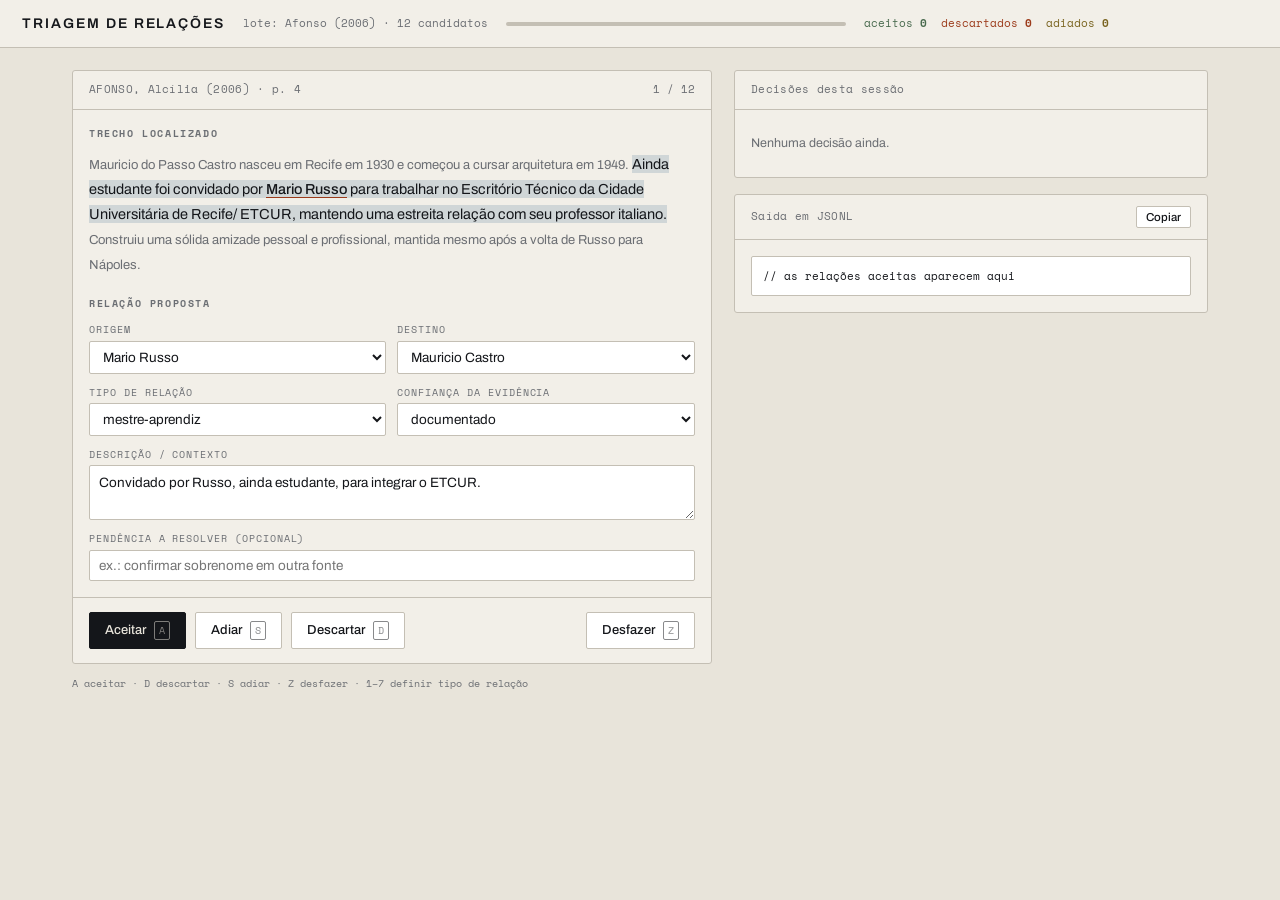
<file: prototypes/genealogia-triagem.html>
<!DOCTYPE html>
<html lang="pt-BR">
<head>
<meta charset="utf-8">
<meta name="viewport" content="width=device-width, initial-scale=1">
<title>Triagem de relações — Genealogia da Arquitetura Pernambucana</title>
<link rel="preconnect" href="https://fonts.googleapis.com">
<link rel="preconnect" href="https://fonts.gstatic.com" crossorigin>
<link href="https://fonts.googleapis.com/css2?family=Archivo:wght@400;500;600&family=Space+Mono:wght@400;700&display=swap" rel="stylesheet">
<style>
:root{
  --ground:#E8E4DA; --panel:#F2EFE8; --ink:#14161A; --graphite:#6B6E73;
  --hairline:#C4BFB4; --blue:#22527A; --rust:#9C3B1B; --moss:#4A6B4F;
  --plum:#6B2D5C; --teal:#2F6D6A; --ochre:#7A6420;
}
*{box-sizing:border-box;margin:0;padding:0}
body{background:var(--ground);color:var(--ink);font-family:'Archivo',system-ui,sans-serif;font-size:14px;line-height:1.5;-webkit-font-smoothing:antialiased;min-height:100vh}
header{border-bottom:1px solid var(--hairline);padding:13px 22px;display:flex;align-items:center;gap:18px;flex-wrap:wrap;background:var(--panel)}
h1{font-size:14px;font-weight:600;letter-spacing:.14em;text-transform:uppercase}
.mono{font-family:'Space Mono',monospace}
.sub{font-family:'Space Mono',monospace;font-size:11px;color:var(--graphite)}
.progresso{flex:1;min-width:160px;height:4px;background:var(--hairline);border-radius:2px;overflow:hidden;max-width:340px}
.progresso i{display:block;height:100%;background:var(--ink);width:0;transition:width .25s}
.placar{font-family:'Space Mono',monospace;font-size:11px;display:flex;gap:14px}
.placar b{font-weight:700}
.aceito{color:var(--moss)} .descartado{color:var(--rust)} .adiado{color:var(--ochre)}

main{max-width:1180px;margin:0 auto;padding:22px;display:grid;grid-template-columns:1.35fr 1fr;gap:22px;align-items:start}
@media(max-width:900px){main{grid-template-columns:1fr}}

.cartao{background:var(--panel);border:1px solid var(--hairline);border-radius:3px}
.cartao-topo{padding:11px 16px;border-bottom:1px solid var(--hairline);display:flex;justify-content:space-between;align-items:center;gap:10px;flex-wrap:wrap}
.fonte{font-family:'Space Mono',monospace;font-size:10.5px;color:var(--graphite);letter-spacing:.03em}
.indice{font-family:'Space Mono',monospace;font-size:10.5px;color:var(--graphite)}
.corpo{padding:16px}

.trecho{font-size:14.5px;line-height:1.72;color:#33363B}
.trecho mark{background:rgba(34,82,122,.16);color:var(--ink);padding:1px 0;box-decoration-break:clone}
.trecho .nome{border-bottom:1.5px solid var(--rust);font-weight:500;color:var(--ink)}
.ctx{color:var(--graphite);font-size:13px}

.alerta{border-left:3px solid var(--ochre);background:rgba(122,100,32,.09);padding:9px 12px;margin:14px 0;font-size:12.5px;line-height:1.45}
.alerta b{font-weight:600}
.alerta.dup{border-color:var(--teal);background:rgba(47,109,106,.1)}

h2.sec{font-family:'Space Mono',monospace;font-size:10px;font-weight:700;letter-spacing:.16em;text-transform:uppercase;color:var(--graphite);margin-bottom:11px}
.campos{display:grid;grid-template-columns:1fr 1fr;gap:11px}
.campo{display:flex;flex-direction:column;gap:4px}
.campo.wide{grid-column:1/-1}
.campo label{font-family:'Space Mono',monospace;font-size:9.5px;letter-spacing:.1em;text-transform:uppercase;color:var(--graphite)}
select,input,textarea{font-family:'Archivo',sans-serif;font-size:13.5px;padding:7px 9px;background:#fff;border:1px solid var(--hairline);border-radius:2px;color:var(--ink);width:100%}
textarea{resize:vertical;min-height:52px;line-height:1.45}
select:focus-visible,input:focus-visible,textarea:focus-visible,button:focus-visible{outline:2px solid var(--blue);outline-offset:1px}
.seta{display:flex;align-items:center;justify-content:center;font-family:'Space Mono',monospace;font-size:16px;color:var(--graphite);padding-top:16px}

.acoes{display:flex;gap:9px;padding:14px 16px;border-top:1px solid var(--hairline);flex-wrap:wrap;align-items:center}
button{font-family:'Archivo',sans-serif;font-size:13px;font-weight:500;padding:8px 15px;border-radius:2px;border:1px solid var(--hairline);background:#fff;color:var(--ink);cursor:pointer;display:flex;align-items:center;gap:7px}
button:hover{border-color:var(--ink)}
button.primaria{background:var(--ink);color:var(--ground);border-color:var(--ink)}
button.primaria:hover{background:#000}
button.perigo:hover{border-color:var(--rust);color:var(--rust)}
kbd{font-family:'Space Mono',monospace;font-size:9.5px;padding:1.5px 4px;border:1px solid currentColor;border-radius:2px;opacity:.5}
.espaco{flex:1}

.lateral .cartao{margin-bottom:16px}
.lista{list-style:none;font-size:13px;max-height:290px;overflow-y:auto}
.lista li{padding:8px 0;border-bottom:1px solid rgba(196,191,180,.55);display:flex;gap:9px;align-items:baseline}
.lista li:last-child{border-bottom:none}
.tag{font-family:'Space Mono',monospace;font-size:9px;letter-spacing:.06em;padding:2px 5px;border-radius:2px;flex:0 0 auto;text-transform:uppercase}
.tag.a{background:rgba(74,107,79,.18);color:var(--moss)}
.tag.d{background:rgba(156,59,27,.15);color:var(--rust)}
.tag.s{background:rgba(122,100,32,.16);color:var(--ochre)}
.vazio{color:var(--graphite);font-size:12.5px;padding:6px 0}
pre.saida{font-family:'Space Mono',monospace;font-size:10.5px;line-height:1.6;background:#fff;border:1px solid var(--hairline);border-radius:2px;padding:11px;max-height:250px;overflow:auto;white-space:pre-wrap;word-break:break-all}
.fim{text-align:center;padding:40px 20px}
.fim h3{font-size:19px;font-weight:600;margin-bottom:7px}
.fim p{color:var(--graphite);font-size:13.5px;margin-bottom:18px}
.atalhos{font-family:'Space Mono',monospace;font-size:10px;color:var(--graphite);line-height:1.7}
@media (prefers-reduced-motion:reduce){*{transition:none!important}}
</style>
</head>
<body>
<header>
  <h1>Triagem de relações</h1>
  <span class="sub" id="lote">lote: Afonso (2006) · 12 candidatos</span>
  <div class="progresso"><i id="barra"></i></div>
  <div class="placar">
    <span class="aceito">aceitos <b id="nA">0</b></span>
    <span class="descartado">descartados <b id="nD">0</b></span>
    <span class="adiado">adiados <b id="nS">0</b></span>
  </div>
</header>

<main id="palco">
  <div>
    <div class="cartao" id="cartao">
      <div class="cartao-topo">
        <span class="fonte" id="fonte"></span>
        <span class="indice" id="indice"></span>
      </div>
      <div class="corpo">
        <h2 class="sec">Trecho localizado</h2>
        <div class="trecho" id="trecho"></div>
        <div id="alertas"></div>
        <h2 class="sec" style="margin-top:20px">Relação proposta</h2>
        <div class="campos">
          <div class="campo">
            <label>Origem</label>
            <select id="fOrigem"></select>
          </div>
          <div class="campo">
            <label>Destino</label>
            <select id="fDestino"></select>
          </div>
          <div class="campo">
            <label>Tipo de relação</label>
            <select id="fTipo"></select>
          </div>
          <div class="campo">
            <label>Confiança da evidência</label>
            <select id="fConf">
              <option value="documentado">documentado</option>
              <option value="tradicao_oral">tradição oral</option>
              <option value="hipotese">hipótese</option>
            </select>
          </div>
          <div class="campo wide">
            <label>Descrição / contexto</label>
            <textarea id="fDesc"></textarea>
          </div>
          <div class="campo wide">
            <label>Pendência a resolver (opcional)</label>
            <input id="fPend" placeholder="ex.: confirmar sobrenome em outra fonte">
          </div>
        </div>
      </div>
      <div class="acoes">
        <button class="primaria" id="bAceitar">Aceitar <kbd>A</kbd></button>
        <button id="bAdiar">Adiar <kbd>S</kbd></button>
        <button class="perigo" id="bDescartar">Descartar <kbd>D</kbd></button>
        <span class="espaco"></span>
        <button id="bDesfazer">Desfazer <kbd>Z</kbd></button>
      </div>
    </div>
    <div class="atalhos" style="margin-top:11px">
      A aceitar · D descartar · S adiar · Z desfazer · 1–7 definir tipo de relação
    </div>
  </div>

  <div class="lateral">
    <div class="cartao">
      <div class="cartao-topo"><span class="fonte">Decisões desta sessão</span></div>
      <div class="corpo"><ul class="lista" id="historico"><li class="vazio">Nenhuma decisão ainda.</li></ul></div>
    </div>
    <div class="cartao">
      <div class="cartao-topo">
        <span class="fonte">Saída em JSONL</span>
        <button id="bCopiar" style="padding:4px 9px;font-size:11.5px">Copiar</button>
      </div>
      <div class="corpo"><pre class="saida" id="saida">// as relações aceitas aparecem aqui</pre></div>
    </div>
  </div>
</main>

<script>
const TIPOS = ['heranca','mestre-aprendiz','estudo','trabalho','societario','dissidencia','coautoria-pontual'];
const TIPO_ROT = {heranca:'hereditariedade',['mestre-aprendiz']:'mestre-aprendiz',estudo:'estudo',trabalho:'trabalho',societario:'societário',dissidencia:'dissidência',['coautoria-pontual']:'coautoria pontual'};

const BASE = [
 ['luiz-nunes','Luiz Nunes'],['mario-russo','Mario Russo'],['acacio-gil-borsoi','Acácio Gil Borsoi'],
 ['delfim-amorim','Delfim Amorim'],['heitor-maia-neto','Heitor Maia Neto'],['mauricio-castro','Mauricio Castro'],
 ['everaldo-gadelha','Everaldo Gadelha'],['reginaldo-esteves','Reginaldo Esteves'],['marcos-domingues','Marcos Domingues'],
 ['carlos-correia-lima','Carlos Correia Lima'],['edison-lima','Edison Lima'],['waldeci-pinto','Waldeci Pinto'],
 ['paulo-vaz','Paulo Vaz'],['augusto-reynaldo','Augusto Reynaldo'],['helio-coelho-correia','Hélio Coelho Correia'],
 ['arlindo-pontual','Arlindo Pontual'],['airton-carvalho','Airton Carvalho'],['emerson-pinheiro','Emerson Pinheiro'],
 ['eduardo-burle-ferreira','Eduardo Burle Ferreira'],['vital-pessoa-melo','Vital Pessoa de Melo'],
 ['renato-torres','Renato Torres'],['helio-maia','Hélio Maia'],['didier-dnocs','Didier [?]']
];

// Candidatos extraídos do texto de Alcília Afonso (2006), incluindo casos-limite propositais
const FILA = [
 {
  pag:'p. 4', ctxA:'Mauricio do Passo Castro nasceu em Recife em 1930 e começou a cursar arquitetura em 1949.',
  frase:'Ainda estudante foi convidado por <span class="nome">Mario Russo</span> para trabalhar no Escritório Técnico da Cidade Universitária de Recife/ ETCUR, mantendo uma estreita relação com seu professor italiano.',
  ctxB:'Construiu uma sólida amizade pessoal e profissional, mantida mesmo após a volta de Russo para Nápoles.',
  o:'mario-russo', d:'mauricio-castro', t:'mestre-aprendiz', c:'documentado',
  desc:'Convidado por Russo, ainda estudante, para integrar o ETCUR.'
 },
 {
  pag:'p. 6', ctxA:'Esteves estudou arquitetura no período de 1950 a 1954 na EBAP.',
  frase:'Havendo sido aluno de <span class="nome">Russo</span> e posteriormente de <span class="nome">Acácio Gil Borsoi</span>, dizendo em seu depoimento que a todos os seus colegas encantava o traço do arquiteto carioca.',
  ctxB:'Mas que didaticamente foi o professor italiano quem mais marcou.',
  o:'mario-russo', d:'reginaldo-esteves', t:'estudo', c:'documentado',
  desc:'Aluno na EBAP entre 1950 e 1954.',
  alerta:{tipo:'entidade', txt:'O texto usa apenas <b>“Russo”</b>. Casamento automático com <b>Mario Russo</b> por variante conhecida. Confirme antes de aceitar.'},
  extra:'Este trecho contém uma segunda relação (Borsoi → Esteves), enfileirada separadamente.'
 },
 {
  pag:'p. 6', ctxA:'Quando jovem foi morar em Recife.',
  frase:'Começou a trabalhar com o projetista <span class="nome">Hélio Coelho Correia</span>, que produzia casas em estilo eclético.',
  ctxB:'Posteriormente vai trabalhar na empresa Júlio Maranhão, construtora que fazia grandes obras de infraestrutura.',
  o:'helio-coelho-correia', d:'reginaldo-esteves', t:'mestre-aprendiz', c:'documentado',
  desc:'Primeiro trabalho de Esteves, em escritório de produção eclética.'
 },
 {
  pag:'p. 6', ctxA:'Trabalhou na construtora Júlio Maranhão, em obras de pontes e estradas.',
  frase:'Possibilitando o contato direto de Esteves com a engenharia, com o concreto armado, recebendo orientações profissionais do engenheiro <span class="nome">Arlindo Pontual</span>.',
  ctxB:'',
  o:'arlindo-pontual', d:'reginaldo-esteves', t:'mestre-aprendiz', c:'documentado',
  desc:'Orientação profissional em obras de infraestrutura e concreto armado.',
  alerta:{tipo:'papel', txt:'Arlindo Pontual é descrito como <b>engenheiro</b>. Pelo critério do projeto, entra na rede se houver atribuição de atuação arquitetônica — verifique antes de consolidar.'}
 },
 {
  pag:'p. 7', ctxA:'Nas horas vagas, mantinha um escritório com Mauricio Castro.',
  frase:'Que a partir de 1964 se consolidou como a empresa <span class="nome">Castro &amp; Esteves</span>, desenvolvendo projetos institucionais e industriais.',
  ctxB:'Entre eles a Fábrica de carros Willys, que lhes deu o prêmio do IAB/PE.',
  o:'mauricio-castro', d:'reginaldo-esteves', t:'societario', c:'documentado',
  desc:'Sociedade formalizada como Castro & Esteves a partir de 1964.'
 },
 {
  pag:'p. 9', ctxA:'Marcos Domingues começou a cursar arquitetura em 1950, terminando em 1954.',
  frase:'Juntamente com seu colega de Faculdade, <span class="nome">Carlos Correia Lima</span>, foram vencedores de um importante concurso em 1956 para o edifício do IEP/ Instituto de Educação de Pernambuco.',
  ctxB:'Obra de grande importância no cenário local, que contribuiu na afirmação profissional dos jovens arquitetos.',
  o:'marcos-domingues', d:'carlos-correia-lima', t:'coautoria-pontual', c:'documentado',
  desc:'Equipe vencedora do concurso do IEP, 1956.',
  alerta:{tipo:'dup', txt:'Já existe uma relação <b>societário</b> entre estas duas figuras na base. Aceitar aqui <b>adiciona um segundo vínculo</b> ao mesmo par, aumentando a força da conexão — não cria duplicata.'}
 },
 {
  pag:'p. 12', ctxA:'Outra obra importante projetada por Waldeci Pinto foi o edifício do DNOCS, de 1958.',
  frase:'Realizada em sociedade com os arquitetos <span class="nome">Didier</span> e <span class="nome">Renato Torres</span>, resultado de um concurso.',
  ctxB:'O edifício está localizado na zona norte da cidade de Recife.',
  o:'waldeci-pinto', d:'didier-dnocs', t:'societario', c:'documentado',
  desc:'Equipe do concurso e projeto do DNOCS, 1958.',
  pend:'confirmar sobrenome de Didier em outra fonte',
  alerta:{tipo:'entidade', txt:'<b>“Didier”</b> aparece sem sobrenome e não corresponde a nenhuma pessoa da base. Registrado como identificador provisório com pendência aberta.'}
 },
 {
  pag:'p. 13', ctxA:'O trabalho de Paulo Vaz foi descoberto no suplemento dominical da Folha da Manhã.',
  frase:'Observa-se também a utilização de uma série de soluções que vinham sendo adotadas por <span class="nome">seus professores</span> no curso de arquitetura, como as paredes perfuradas com buzinotes empregados em vários projetos de <span class="nome">Russo</span>.',
  ctxB:'A elevação da casa do solo, solução sempre trabalhada por Amorim em seus projetos residenciais.',
  o:'mario-russo', d:'paulo-vaz', t:'estudo', c:'hipotese',
  desc:'Semelhança formal atribuída pela autora; vínculo de sala de aula não nomeado explicitamente.',
  pend:'confirmar matrícula e professores de Paulo Vaz na EBAP',
  alerta:{tipo:'fraco', txt:'A frase descreve <b>semelhança de solução construtiva</b>, não convívio documentado. Sugerido como <b>hipótese</b>. Considere descartar se preferir base estritamente documental.'}
 },
 {
  pag:'p. 5', ctxA:'Castro atuou como professor durante 39 anos.',
  frase:'Além de ter um escritório em parceria com <span class="nome">Heitor Maia Neto</span> e <span class="nome">Hélio Maia</span>, seus primos.',
  ctxB:'Se associando mais tarde ao Reginaldo Esteves, outro ex-aluno da EBAP.',
  o:'mauricio-castro', d:'heitor-maia-neto', t:'heranca', c:'documentado',
  desc:'Primos; também sócios em escritório.',
  extra:'Trecho gera quatro relações distintas (parentesco e sociedade, com dois primos). As demais estão enfileiradas.'
 },
 {
  pag:'p. 8', ctxA:'Esteves fez práticas em escritórios franceses, em Paris.',
  frase:'Como os de <span class="nome">M. Patrix</span>, <span class="nome">J. Vienot</span>, e em Zurique, com <span class="nome">Max Bill</span>.',
  ctxB:'Na área industrial, esteve como visitante nas fábricas Frigidaire, Renault e Olivetti.',
  o:'', d:'reginaldo-esteves', t:'mestre-aprendiz', c:'documentado',
  desc:'Estágio/prática em escritório estrangeiro.',
  alerta:{tipo:'escopo', txt:'Figuras <b>fora do recorte geográfico</b> (Paris, Zurique). Decida se a rede admite nós externos que expliquem formação, ou se isso vira apenas nota biográfica no nó de Esteves.'}
 },
 {
  pag:'p. 10', ctxA:'Edison Rodrigues de Lima diplomou-se em 1954 pela Escola de Belas Artes.',
  frase:'Desenvolveu uma série de projetos residenciais publicados no jornal Folha da Manhã, nitidamente influenciados pela arquitetura moderna produzida por <span class="nome">seus mestres</span> na EBAP.',
  ctxB:'',
  o:'', d:'edison-lima', t:'estudo', c:'hipotese',
  desc:'Menção genérica a “seus mestres”, sem nome específico.',
  pend:'identificar quais professores em currículo ou entrevista',
  alerta:{tipo:'fraco', txt:'<b>Origem indeterminada.</b> O texto não nomeia o professor. Sem origem definida não há aresta possível — adiar costuma ser a decisão correta aqui.'}
 },
 {
  pag:'p. 7', ctxA:'',
  frase:'Indagado sobre a existência de uma suposta escola de Recife, <span class="nome">Mauricio Castro</span> afirmou que não se pode dizer que existiu tal “Escola”, já que seria necessário que tivesse havido uma comunicação de pensamentos e ideias, além de certa união profissional.',
  ctxB:'Fato que segundo ele nunca houve no meio local.',
  o:'', d:'mauricio-castro', t:'', c:'documentado',
  desc:'Posição registrada sobre a existência da Escola do Recife (contrária).',
  alerta:{tipo:'depoimento', txt:'Isto é <b>posição argumentativa</b>, não vínculo entre pessoas. Não gera aresta — deve ir para a entidade <b>depoimentos</b>. Descarte aqui para encaminhar ao fluxo correto.'}
 }
];

let i = 0, aceitos = [], hist = [], ultimo = null;

const el = id => document.getElementById(id);
function opts(sel, lista, vazio){
  sel.innerHTML = vazio ? `<option value="">— indefinido —</option>` : '';
  lista.forEach(([id,nome])=>{
    const o = document.createElement('option'); o.value=id; o.textContent=nome; sel.appendChild(o);
  });
}
opts(el('fOrigem'), BASE, true);
opts(el('fDestino'), BASE, true);
TIPOS.forEach(t=>{ const o=document.createElement('option'); o.value=t; o.textContent=TIPO_ROT[t]; el('fTipo').appendChild(o); });
el('fTipo').insertAdjacentHTML('afterbegin','<option value="">— nenhum —</option>');

const ALERTA_ROT = {entidade:'Resolução de entidade', papel:'Critério de escopo', dup:'Vínculo já existente', fraco:'Evidência fraca', escopo:'Fora do recorte', depoimento:'Não é uma relação'};

function mostrar(){
  if(i >= FILA.length){ return finalizar(); }
  const c = FILA[i];
  el('fonte').textContent = `AFONSO, Alcília (2006) · ${c.pag}`;
  el('indice').textContent = `${i+1} / ${FILA.length}`;
  el('barra').style.width = (i/FILA.length*100)+'%';
  el('trecho').innerHTML =
    (c.ctxA?`<span class="ctx">${c.ctxA} </span>`:'') +
    `<mark>${c.frase}</mark>` +
    (c.ctxB?`<span class="ctx"> ${c.ctxB}</span>`:'');
  el('alertas').innerHTML = [
    c.alerta ? `<div class="alerta ${c.alerta.tipo==='dup'?'dup':''}"><b>${ALERTA_ROT[c.alerta.tipo]}.</b> ${c.alerta.txt}</div>` : '',
    c.extra ? `<div class="alerta"><b>Nota do extrator.</b> ${c.extra}</div>` : ''
  ].join('');
  el('fOrigem').value = c.o || '';
  el('fDestino').value = c.d || '';
  el('fTipo').value = c.t || '';
  el('fConf').value = c.c;
  el('fDesc').value = c.desc || '';
  el('fPend').value = c.pend || '';
}

function decidir(acao){
  if(i >= FILA.length) return;
  const c = FILA[i];
  const reg = {acao, pag:c.pag, resumo:''};
  if(acao==='aceito'){
    const o = el('fOrigem').value, d = el('fDestino').value, t = el('fTipo').value;
    if(!o || !d || !t){
      alert('Defina origem, destino e tipo antes de aceitar. Se o texto não permite, use Adiar.');
      return;
    }
    const rel = {origem:o, destino:d, tipo:t, confianca:el('fConf').value, status:'rascunho', fonte:`Afonso 2006, ${c.pag}`};
    const desc = el('fDesc').value.trim(); if(desc) rel.descricao = desc;
    const pend = el('fPend').value.trim(); if(pend) rel.pendencia = pend;
    aceitos.push(rel);
    reg.resumo = `${nome(o)} → ${nome(d)} · ${TIPO_ROT[t]}`;
  } else {
    reg.resumo = c.frase.replace(/<[^>]+>/g,'').slice(0,62)+'…';
  }
  hist.unshift(reg); ultimo = {acao, indice:i, aceitouRel: acao==='aceito'};
  i++; atualizar(); mostrar();
}
function nome(id){ const p = BASE.find(b=>b[0]===id); return p?p[1]:id; }

function desfazer(){
  if(!ultimo) return;
  if(ultimo.aceitouRel) aceitos.pop();
  hist.shift(); i = ultimo.indice; ultimo = null;
  atualizar(); mostrar();
  document.getElementById('palco').scrollIntoView({behavior:'smooth',block:'start'});
}

function atualizar(){
  el('nA').textContent = hist.filter(h=>h.acao==='aceito').length;
  el('nD').textContent = hist.filter(h=>h.acao==='descartado').length;
  el('nS').textContent = hist.filter(h=>h.acao==='adiado').length;
  const ul = el('historico');
  ul.innerHTML = hist.length ? '' : '<li class="vazio">Nenhuma decisão ainda.</li>';
  hist.forEach(h=>{
    const li=document.createElement('li');
    const cls = h.acao==='aceito'?'a':h.acao==='descartado'?'d':'s';
    li.innerHTML = `<span class="tag ${cls}">${h.acao==='aceito'?'aceito':h.acao==='descartado'?'descarte':'adiado'}</span><span>${h.resumo}</span>`;
    ul.appendChild(li);
  });
  el('saida').textContent = aceitos.length
    ? aceitos.map(r=>JSON.stringify(r)).join('\n')
    : '// as relações aceitas aparecem aqui';
}

function finalizar(){
  el('barra').style.width='100%';
  el('palco').innerHTML = `
    <div class="cartao fim" style="grid-column:1/-1">
      <h3>Lote concluído</h3>
      <p>${hist.filter(h=>h.acao==='aceito').length} relações aceitas · ${hist.filter(h=>h.acao==='descartado').length} descartadas · ${hist.filter(h=>h.acao==='adiado').length} adiadas para revisão posterior</p>
      <pre class="saida" style="text-align:left;max-width:760px;margin:0 auto 18px">${aceitos.map(r=>JSON.stringify(r)).join('\n')||'// nenhuma relação aceita'}</pre>
      <p style="font-size:12.5px">No fluxo real, este bloco vira um commit em <span class="mono">dados/relacoes.jsonl</span> e abre um pull request para revisão.</p>
    </div>`;
}

el('bAceitar').onclick = ()=>decidir('aceito');
el('bDescartar').onclick = ()=>decidir('descartado');
el('bAdiar').onclick = ()=>decidir('adiado');
el('bDesfazer').onclick = desfazer;
el('bCopiar').onclick = async ()=>{
  const txt = aceitos.map(r=>JSON.stringify(r)).join('\n');
  try{ await navigator.clipboard.writeText(txt); el('bCopiar').textContent='Copiado'; setTimeout(()=>el('bCopiar').textContent='Copiar',1400); }
  catch(e){ el('bCopiar').textContent='Falhou'; setTimeout(()=>el('bCopiar').textContent='Copiar',1400); }
};

document.addEventListener('keydown', e=>{
  if(/^(INPUT|TEXTAREA|SELECT)$/.test(e.target.tagName)) return;
  const k = e.key.toLowerCase();
  if(k==='a') decidir('aceito');
  else if(k==='d') decidir('descartado');
  else if(k==='s') decidir('adiado');
  else if(k==='z') desfazer();
  else if(/^[1-7]$/.test(k)){ el('fTipo').value = TIPOS[+k-1]; }
});

mostrar(); atualizar();
</script>
</body>
</html>
</file>
